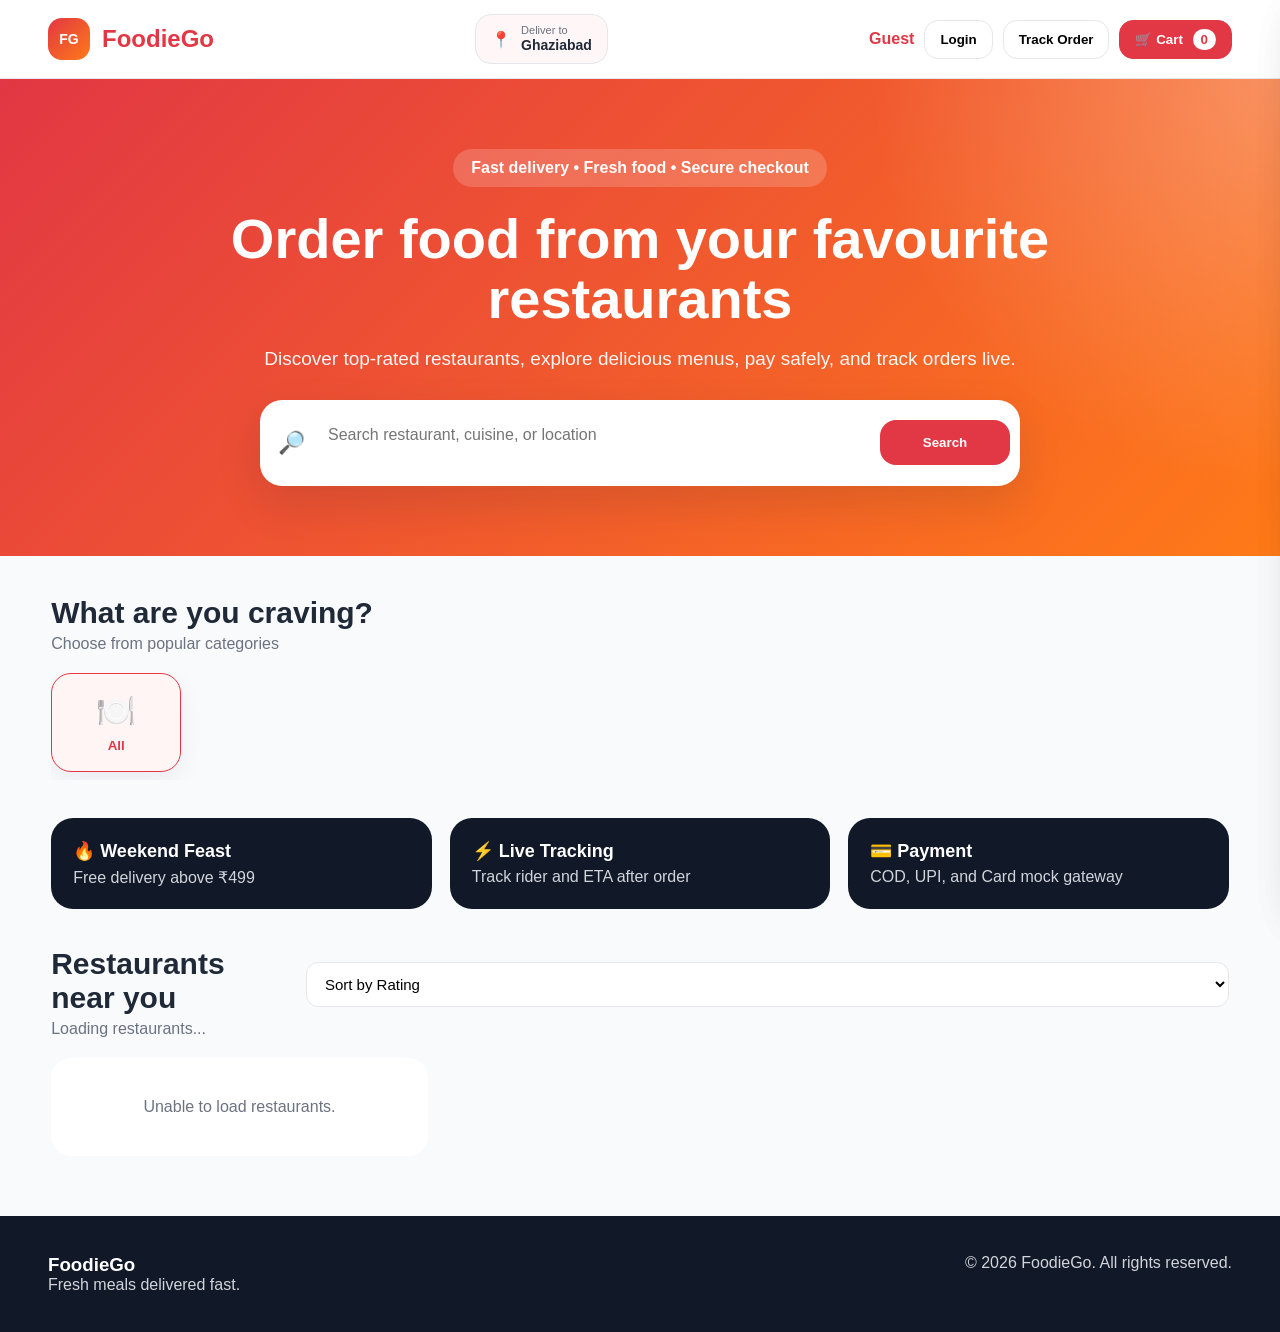
<file: frontend/index.html>
<!DOCTYPE html>
<html lang="en">
<head>
    <meta charset="UTF-8">
    <title>FoodieGo - Order Food Online</title>
    <meta name="viewport" content="width=device-width, initial-scale=1.0">
    <link rel="stylesheet" href="./static/css/style.css">
</head>
<body>
<header class="topbar">
    <div class="brand" onclick="goHome()"><div class="brand-icon">FG</div><span>FoodieGo</span></div>
    <div class="location-pill"><span>📍</span><div><small>Deliver to</small><strong>Ghaziabad</strong></div></div>
    <nav class="nav-actions">
        <span id="userBadge" class="user-badge">Guest</span>
        <button class="ghost-btn" onclick="openAuthModal('login')" id="loginBtn">Login</button>
        <button class="ghost-btn hidden" onclick="logout()" id="logoutBtn">Logout</button>
        <button class="ghost-btn hidden" onclick="openAdminModal()" id="adminBtn">Admin</button>
        <button class="ghost-btn" onclick="openTrackModal()">Track Order</button>
        <button class="cart-btn" onclick="toggleCart()">🛒 Cart <span id="cartCount">0</span></button>
    </nav>
</header>

<section class="hero">
    <div class="hero-content">
        <span class="hero-tag">Fast delivery • Fresh food • Secure checkout</span>
        <h1>Order food from your favourite restaurants</h1>
        <p>Discover top-rated restaurants, explore delicious menus, pay safely, and track orders live.</p>
        <div class="search-box"><span>🔎</span><input type="text" id="searchInput" placeholder="Search restaurant, cuisine, or location"><button onclick="applyFilters()">Search</button></div>
    </div>
</section>

<main class="page">
    <section class="quick-section">
        <div class="section-heading"><h2>What are you craving?</h2><p>Choose from popular categories</p></div>
        <div class="category-row" id="categoryRow"><button class="category-card active" onclick="selectCuisine('')"><span>🍽️</span><strong>All</strong></button></div>
    </section>

    <section class="offer-strip">
        <div><strong>🔥 Weekend Feast</strong><span>Free delivery above ₹499</span></div>
        <div><strong>⚡ Live Tracking</strong><span>Track rider and ETA after order</span></div>
        <div><strong>💳 Payment</strong><span>COD, UPI, and Card mock gateway</span></div>
    </section>

    <section class="restaurant-section">
        <div class="section-heading row-between"><div><h2>Restaurants near you</h2><p id="restaurantCount">Loading restaurants...</p></div><select id="sortSelect" onchange="sortRestaurants()"><option value="rating">Sort by Rating</option><option value="time">Sort by Delivery Time</option><option value="price">Sort by Price for Two</option></select></div>
        <div class="restaurant-grid" id="restaurantsGrid"></div>
    </section>
</main>

<aside class="menu-panel" id="menuPanel">
    <div class="panel-header"><div><h2 id="menuRestaurantName">Restaurant</h2><p id="menuRestaurantMeta">Menu</p></div><button class="close-btn" onclick="closeMenu()">×</button></div>
    <div class="restaurant-offer" id="restaurantOffer"></div>
    <div id="menuContent" class="menu-content"></div>
</aside>

<aside class="cart-drawer" id="cartDrawer">
    <div class="panel-header"><div><h2>Your Cart</h2><p id="cartRestaurantName">No restaurant selected</p></div><button class="close-btn" onclick="toggleCart()">×</button></div>
    <div id="cartItems" class="cart-items"></div>
    <div class="bill-box" id="billBox"><div><span>Subtotal</span><strong id="subtotalAmount">₹0</strong></div><div><span>Delivery Fee</span><strong id="deliveryFee">₹0</strong></div><div><span>Platform Fee</span><strong id="platformFee">₹0</strong></div><div class="total-line"><span>Total</span><strong id="totalAmount">₹0</strong></div></div>
    <button class="checkout-btn" onclick="openCheckoutModal()">Proceed to Checkout</button>
</aside>

<div class="overlay" id="overlay" onclick="closeAllPanels()"></div>

<div class="modal" id="authModal"><div class="modal-card"><div class="panel-header"><div><h2 id="authTitle">Login</h2><p>Access your FoodieGo account</p></div><button class="close-btn" onclick="closeAuthModal()">×</button></div><form id="authForm"><div id="registerFields" class="hidden"><label>Name</label><input id="authName" placeholder="Your name"><label>Phone</label><input id="authPhone" placeholder="Phone number"></div><label>Email</label><input id="authEmail" type="email" placeholder="email@example.com" required><label>Password</label><input id="authPassword" type="password" placeholder="Password" required><button class="checkout-btn" type="submit" id="authSubmitBtn">Login</button></form><p class="switch-text"><span id="authSwitchText">New user?</span> <button onclick="switchAuthMode()" id="authSwitchBtn">Create account</button></p><div class="demo-login"><strong>Demo:</strong> customer@foodiego.com / Customer@123<br><strong>Admin:</strong> admin@foodiego.com / Admin@123</div></div></div>

<div class="modal" id="checkoutModal"><div class="modal-card"><div class="panel-header"><div><h2>Checkout</h2><p>Confirm delivery and payment</p></div><button class="close-btn" onclick="closeCheckoutModal()">×</button></div><form id="checkoutForm"><label>Full Name</label><input id="customerName" required><label>Phone</label><input id="customerPhone" required><label>Flat / House No.</label><input id="addrFlat" required><label>Area / Street</label><input id="addrArea" required><label>City</label><input id="addrCity" value="Ghaziabad" required><label>Pincode</label><input id="addrPincode" maxlength="6" required><label>Landmark</label><input id="addrLandmark"><label>Payment Method</label><select id="paymentMethod"><option value="COD">Cash on Delivery</option><option value="UPI">UPI Mock Payment</option><option value="CARD">Card Mock Payment</option></select><button type="submit" class="checkout-btn">Place Order</button></form><div id="orderSuccess" class="success-box hidden"></div></div></div>

<div class="modal" id="trackModal"><div class="modal-card"><div class="panel-header"><div><h2>Track Order</h2><p>Enter your order ID</p></div><button class="close-btn" onclick="closeTrackModal()">×</button></div><div class="track-form"><input type="number" id="trackOrderId" placeholder="Order ID"><button onclick="trackOrder()">Track</button></div><div id="trackResult"></div></div></div>

<div class="modal" id="adminModal"><div class="modal-card wide"><div class="panel-header"><div><h2>Restaurant Admin Panel</h2><p>Manage restaurants, menu, and orders</p></div><button class="close-btn" onclick="closeAdminModal()">×</button></div><div class="admin-tabs"><button onclick="loadAdminOrders()">Orders</button><button onclick="showCreateRestaurant()">Add Restaurant</button><button onclick="showCreateMenuItem()">Add Menu Item</button></div><div id="adminContent" class="admin-content"></div></div></div>

<footer class="footer"><div><h3>FoodieGo</h3><p>Fresh meals delivered fast.</p></div><p>© 2026 FoodieGo. All rights reserved.</p></footer>
<script>window.API_BASE_URL = "https://YOUR-BACKEND-CLOUD-RUN-URL";</script>
<script src="./static/js/app.js"></script>
</body>
</html>
</file>
<file: frontend/static/css/style.css>
:root {
    --primary: #e23744;
    --primary-dark: #b91c1c;
    --text: #1f2937;
    --muted: #6b7280;
    --border: #e5e7eb;
    --bg: #f8fafc;
    --white: #ffffff;
    --green: #16a34a;
    --shadow: 0 18px 45px rgba(15, 23, 42, 0.12);
}

* {
    margin: 0;
    padding: 0;
    box-sizing: border-box;
}

body {
    font-family: Inter, Arial, sans-serif;
    background: var(--bg);
    color: var(--text);
}

button,
input,
select,
textarea {
    font-family: inherit;
}

button {
    cursor: pointer;
}

.hidden {
    display: none !important;
}

/* ================= HEADER ================= */

.topbar {
    min-height: 76px;
    padding: 14px 48px;
    background: var(--white);
    display: flex;
    align-items: center;
    justify-content: space-between;
    border-bottom: 1px solid var(--border);
    position: sticky;
    top: 0;
    z-index: 50;
    gap: 16px;
}

.brand {
    display: flex;
    align-items: center;
    gap: 12px;
    font-size: 24px;
    font-weight: 900;
    color: var(--primary);
    cursor: pointer;
}

.brand-icon {
    height: 42px;
    width: 42px;
    display: grid;
    place-items: center;
    color: var(--white);
    background: linear-gradient(135deg, var(--primary), #ff7a18);
    border-radius: 14px;
    font-size: 14px;
    flex-shrink: 0;
}

.location-pill {
    display: flex;
    align-items: center;
    gap: 10px;
    border: 1px solid var(--border);
    border-radius: 16px;
    padding: 9px 15px;
    background: #fff7f7;
}

.location-pill small {
    display: block;
    color: var(--muted);
    font-size: 11px;
}

.location-pill strong {
    font-size: 14px;
}

.nav-actions {
    display: flex;
    gap: 10px;
    align-items: center;
    flex-wrap: wrap;
}

.user-badge {
    font-weight: 800;
    color: var(--primary);
}

.ghost-btn,
.cart-btn {
    border: 1px solid var(--border);
    background: var(--white);
    padding: 11px 15px;
    border-radius: 14px;
    font-weight: 800;
}

.ghost-btn:hover {
    background: #f9fafb;
}

.cart-btn {
    background: var(--primary);
    color: var(--white);
    border-color: var(--primary);
}

.cart-btn:hover {
    background: var(--primary-dark);
}

.cart-btn span {
    background: var(--white);
    color: var(--primary);
    padding: 3px 8px;
    border-radius: 99px;
    margin-left: 6px;
}

/* ================= HERO ================= */

.hero {
    min-height: 430px;
    background:
        radial-gradient(circle at top right, rgba(255, 255, 255, 0.28), transparent 30%),
        linear-gradient(135deg, #e23744, #ff7a18);
    color: var(--white);
    display: flex;
    align-items: center;
    justify-content: center;
    padding: 70px 24px;
}

.hero-content {
    max-width: 920px;
    text-align: center;
}

.hero-tag {
    display: inline-block;
    background: rgba(255, 255, 255, 0.18);
    padding: 10px 18px;
    border-radius: 99px;
    font-weight: 800;
    margin-bottom: 22px;
}

.hero h1 {
    font-size: 56px;
    line-height: 1.08;
    margin-bottom: 18px;
}

.hero p {
    font-size: 19px;
    max-width: 760px;
    margin: 0 auto 30px;
    opacity: 0.95;
}

.search-box {
    background: var(--white);
    border-radius: 22px;
    padding: 10px;
    display: grid;
    grid-template-columns: 42px 1fr 130px;
    align-items: center;
    max-width: 760px;
    margin: auto;
    box-shadow: var(--shadow);
}

.search-box span {
    font-size: 22px;
}

.search-box input {
    border: none;
    outline: none;
    padding: 16px;
    font-size: 16px;
}

.search-box button {
    border: none;
    background: var(--primary);
    color: var(--white);
    padding: 15px 20px;
    border-radius: 16px;
    font-weight: 900;
}

.search-box button:hover {
    background: var(--primary-dark);
}

/* ================= PAGE ================= */

.page {
    width: min(1180px, 92%);
    margin: 40px auto;
}

.section-heading {
    margin-bottom: 20px;
}

.section-heading h2 {
    font-size: 30px;
    margin-bottom: 5px;
}

.section-heading p {
    color: var(--muted);
}

.row-between {
    display: flex;
    justify-content: space-between;
    align-items: center;
    gap: 16px;
}

.row-between select {
    border: 1px solid var(--border);
    border-radius: 12px;
    padding: 12px 14px;
    background: var(--white);
}

/* ================= CATEGORIES ================= */

.category-row {
    display: flex;
    gap: 16px;
    overflow-x: auto;
    padding-bottom: 8px;
}

.category-card {
    min-width: 130px;
    background: var(--white);
    border: 1px solid var(--border);
    border-radius: 20px;
    padding: 18px;
    display: grid;
    gap: 8px;
    place-items: center;
    box-shadow: 0 8px 25px rgba(15, 23, 42, 0.06);
}

.category-card span {
    font-size: 32px;
}

.category-card.active {
    border-color: var(--primary);
    color: var(--primary);
    background: #fff5f5;
}

/* ================= OFFERS ================= */

.offer-strip {
    margin: 38px 0;
    display: grid;
    grid-template-columns: repeat(3, 1fr);
    gap: 18px;
}

.offer-strip div {
    background: #111827;
    color: var(--white);
    padding: 22px;
    border-radius: 22px;
}

.offer-strip strong {
    display: block;
    font-size: 18px;
    margin-bottom: 6px;
}

.offer-strip span {
    color: #d1d5db;
}

/* ================= RESTAURANTS ================= */

.restaurant-grid {
    display: grid;
    grid-template-columns: repeat(3, 1fr);
    gap: 24px;
}

.restaurant-card {
    background: var(--white);
    border-radius: 26px;
    overflow: hidden;
    box-shadow: 0 12px 32px rgba(15, 23, 42, 0.08);
    transition: 0.25s ease;
    border: 1px solid transparent;
}

.restaurant-card:hover {
    transform: translateY(-6px);
    box-shadow: var(--shadow);
    border-color: #fecaca;
}

.restaurant-cover {
    height: 170px;
    background: linear-gradient(135deg, #ffedd5, #fecaca);
    display: grid;
    place-items: center;
    position: relative;
}

.restaurant-cover span {
    font-size: 70px;
}

.offer-badge {
    position: absolute;
    left: 16px;
    bottom: 14px;
    background: var(--primary);
    color: var(--white);
    padding: 8px 12px;
    border-radius: 12px;
    font-size: 13px;
    font-weight: 900;
}

.restaurant-body {
    padding: 18px;
}

.restaurant-title-row {
    display: flex;
    justify-content: space-between;
    gap: 10px;
}

.restaurant-title-row h3 {
    font-size: 21px;
}

.rating {
    background: var(--green);
    color: var(--white);
    padding: 6px 9px;
    border-radius: 10px;
    font-weight: 900;
    font-size: 13px;
}

.cuisine {
    color: var(--muted);
    margin: 8px 0 14px;
    min-height: 38px;
}

.meta-row {
    display: flex;
    justify-content: space-between;
    color: #374151;
    font-size: 14px;
    margin-bottom: 16px;
}

.view-menu-btn {
    width: 100%;
    border: none;
    background: #fff1f2;
    color: var(--primary);
    padding: 13px;
    border-radius: 14px;
    font-weight: 900;
}

.view-menu-btn:hover {
    background: var(--primary);
    color: var(--white);
}

/* ================= PANELS ================= */

.menu-panel,
.cart-drawer {
    position: fixed;
    top: 0;
    right: -520px;
    height: 100vh;
    width: 500px;
    background: var(--white);
    z-index: 100;
    transition: 0.3s ease;
    box-shadow: var(--shadow);
    overflow-y: auto;
}

.menu-panel.open,
.cart-drawer.open {
    right: 0;
}

.panel-header {
    padding: 24px;
    display: flex;
    justify-content: space-between;
    align-items: flex-start;
    border-bottom: 1px solid var(--border);
    gap: 20px;
}

.panel-header p {
    color: var(--muted);
    margin-top: 5px;
}

.close-btn {
    border: none;
    background: #f3f4f6;
    height: 38px;
    width: 38px;
    border-radius: 50%;
    font-size: 22px;
}

.restaurant-offer {
    margin: 18px 24px 0;
    background: #fff7ed;
    color: #9a3412;
    padding: 14px;
    border-radius: 16px;
    font-weight: 900;
}

.menu-content {
    padding: 18px 24px 120px;
}

.menu-category {
    margin-bottom: 24px;
}

.menu-category h3 {
    margin-bottom: 14px;
    font-size: 20px;
}

.menu-item {
    border: 1px solid var(--border);
    border-radius: 18px;
    padding: 16px;
    margin-bottom: 14px;
    display: grid;
    grid-template-columns: 1fr auto;
    gap: 12px;
}

.food-name {
    font-weight: 900;
    font-size: 17px;
    margin-bottom: 5px;
}

.food-description {
    color: var(--muted);
    font-size: 14px;
    margin-bottom: 10px;
}

.food-price {
    font-weight: 900;
}

.food-type {
    display: inline-block;
    padding: 4px 8px;
    border: 1px solid var(--green);
    color: var(--green);
    border-radius: 8px;
    font-size: 12px;
    margin-bottom: 8px;
    font-weight: 900;
}

.food-emoji {
    font-size: 42px;
    text-align: center;
    margin-bottom: 10px;
}

.add-btn {
    border: 1px solid var(--primary);
    background: var(--white);
    color: var(--primary);
    padding: 9px 18px;
    border-radius: 12px;
    font-weight: 900;
}

.add-btn:hover {
    background: var(--primary);
    color: var(--white);
}

/* ================= CART ================= */

.cart-items {
    padding: 20px 24px;
    min-height: 220px;
}

.empty-cart {
    text-align: center;
    color: var(--muted);
    padding: 40px 10px;
    background: var(--white);
    border-radius: 20px;
}

.cart-item {
    border-bottom: 1px solid var(--border);
    padding: 16px 0;
    display: grid;
    grid-template-columns: 1fr auto;
    gap: 12px;
}

.qty-control {
    display: flex;
    align-items: center;
    border: 1px solid var(--border);
    border-radius: 12px;
    overflow: hidden;
}

.qty-control button {
    border: none;
    background: #f9fafb;
    padding: 8px 12px;
    font-weight: 900;
}

.qty-control span {
    padding: 8px 12px;
    font-weight: 900;
}

.bill-box {
    margin: 0 24px 18px;
    background: #f9fafb;
    padding: 18px;
    border-radius: 18px;
    display: grid;
    gap: 12px;
}

.bill-box div {
    display: flex;
    justify-content: space-between;
}

.total-line {
    border-top: 1px dashed #cbd5e1;
    padding-top: 12px;
    font-size: 18px;
}

.checkout-btn {
    width: calc(100% - 48px);
    margin: 0 24px 24px;
    border: none;
    background: var(--primary);
    color: var(--white);
    padding: 16px;
    border-radius: 16px;
    font-weight: 900;
    font-size: 16px;
}

.checkout-btn:hover {
    background: var(--primary-dark);
}

/* ================= MODALS ================= */

.overlay {
    display: none;
    position: fixed;
    inset: 0;
    background: rgba(15, 23, 42, 0.55);
    z-index: 80;
}

.overlay.show {
    display: block;
}

.modal {
    display: none;
    position: fixed;
    inset: 0;
    z-index: 120;
    background: rgba(15, 23, 42, 0.55);
    align-items: center;
    justify-content: center;
    padding: 20px;
}

.modal.show {
    display: flex;
}

.modal-card {
    background: var(--white);
    width: min(560px, 100%);
    border-radius: 26px;
    overflow: hidden;
    box-shadow: var(--shadow);
    max-height: 92vh;
    overflow-y: auto;
}

.modal-card.wide {
    width: min(980px, 96%);
}

form {
    padding: 24px;
}

label {
    display: block;
    margin-bottom: 7px;
    font-weight: 900;
}

input,
textarea,
select {
    width: 100%;
    border: 1px solid var(--border);
    border-radius: 14px;
    padding: 14px;
    margin-bottom: 16px;
    outline: none;
    font-size: 15px;
}

input:focus,
textarea:focus,
select:focus {
    border-color: var(--primary);
    box-shadow: 0 0 0 3px rgba(226, 55, 68, 0.12);
}

textarea {
    min-height: 90px;
    resize: vertical;
}

.success-box {
    margin: 0 24px 24px;
    background: #ecfdf5;
    border: 1px solid #86efac;
    color: #14532d;
    padding: 18px;
    border-radius: 18px;
}

/* ================= TRACK ORDER ================= */

.track-form {
    display: grid;
    grid-template-columns: 1fr 110px;
    gap: 12px;
    padding: 24px 24px 0;
}

.track-form button {
    height: 48px;
    border: none;
    border-radius: 14px;
    background: var(--primary);
    color: var(--white);
    font-weight: 900;
}

#trackResult {
    padding: 24px;
}

.status-timeline {
    display: grid;
    gap: 12px;
    margin-top: 18px;
}

.status-step {
    padding: 12px 14px;
    border-radius: 14px;
    background: #f3f4f6;
    color: var(--muted);
    font-weight: 900;
}

.status-step.active {
    background: #dcfce7;
    color: #166534;
}

/* ================= AUTH ================= */

.switch-text {
    text-align: center;
    margin: 0 0 18px;
}

.switch-text button {
    border: none;
    background: transparent;
    color: var(--primary);
    font-weight: 900;
}

.demo-login {
    margin: 0 24px 24px;
    background: #f9fafb;
    border: 1px solid var(--border);
    border-radius: 14px;
    padding: 14px;
    color: #374151;
}

/* ================= ADMIN ================= */

.admin-tabs {
    display: flex;
    gap: 12px;
    padding: 18px 24px;
    border-bottom: 1px solid var(--border);
    flex-wrap: wrap;
}

.admin-tabs button {
    border: none;
    background: #111827;
    color: var(--white);
    border-radius: 12px;
    padding: 12px 16px;
    font-weight: 900;
}

.admin-tabs button:hover {
    background: var(--primary);
}

.admin-content {
    padding: 24px;
}

.admin-card {
    border: 1px solid var(--border);
    border-radius: 18px;
    padding: 16px;
    margin-bottom: 14px;
    background: var(--white);
}

.admin-actions {
    display: flex;
    gap: 8px;
    flex-wrap: wrap;
    margin-top: 12px;
}

.admin-actions button {
    border: none;
    background: var(--primary);
    color: var(--white);
    border-radius: 10px;
    padding: 9px 12px;
    font-weight: 900;
}

/* ================= FOOTER ================= */

.footer {
    margin-top: 60px;
    background: #111827;
    color: var(--white);
    padding: 38px 48px;
    display: flex;
    justify-content: space-between;
    gap: 20px;
}

.footer p {
    color: #d1d5db;
}

/* ================= RESPONSIVE ================= */

@media (max-width: 980px) {
    .restaurant-grid,
    .offer-strip {
        grid-template-columns: repeat(2, 1fr);
    }

    .hero h1 {
        font-size: 44px;
    }
}

@media (max-width: 720px) {
    .topbar {
        height: auto;
        padding: 16px;
        flex-wrap: wrap;
    }

    .location-pill {
        order: 3;
        width: 100%;
    }

    .restaurant-grid,
    .offer-strip {
        grid-template-columns: 1fr;
    }

    .search-box {
        grid-template-columns: 38px 1fr;
    }

    .search-box button {
        grid-column: 1 / -1;
    }

    .menu-panel,
    .cart-drawer {
        width: 100%;
        right: -100%;
    }

    .hero h1 {
        font-size: 34px;
    }

    .footer {
        flex-direction: column;
        padding: 30px 24px;
    }

    .track-form {
        grid-template-columns: 1fr;
    }

    .row-between {
        align-items: flex-start;
        flex-direction: column;
    }
}
</file>
